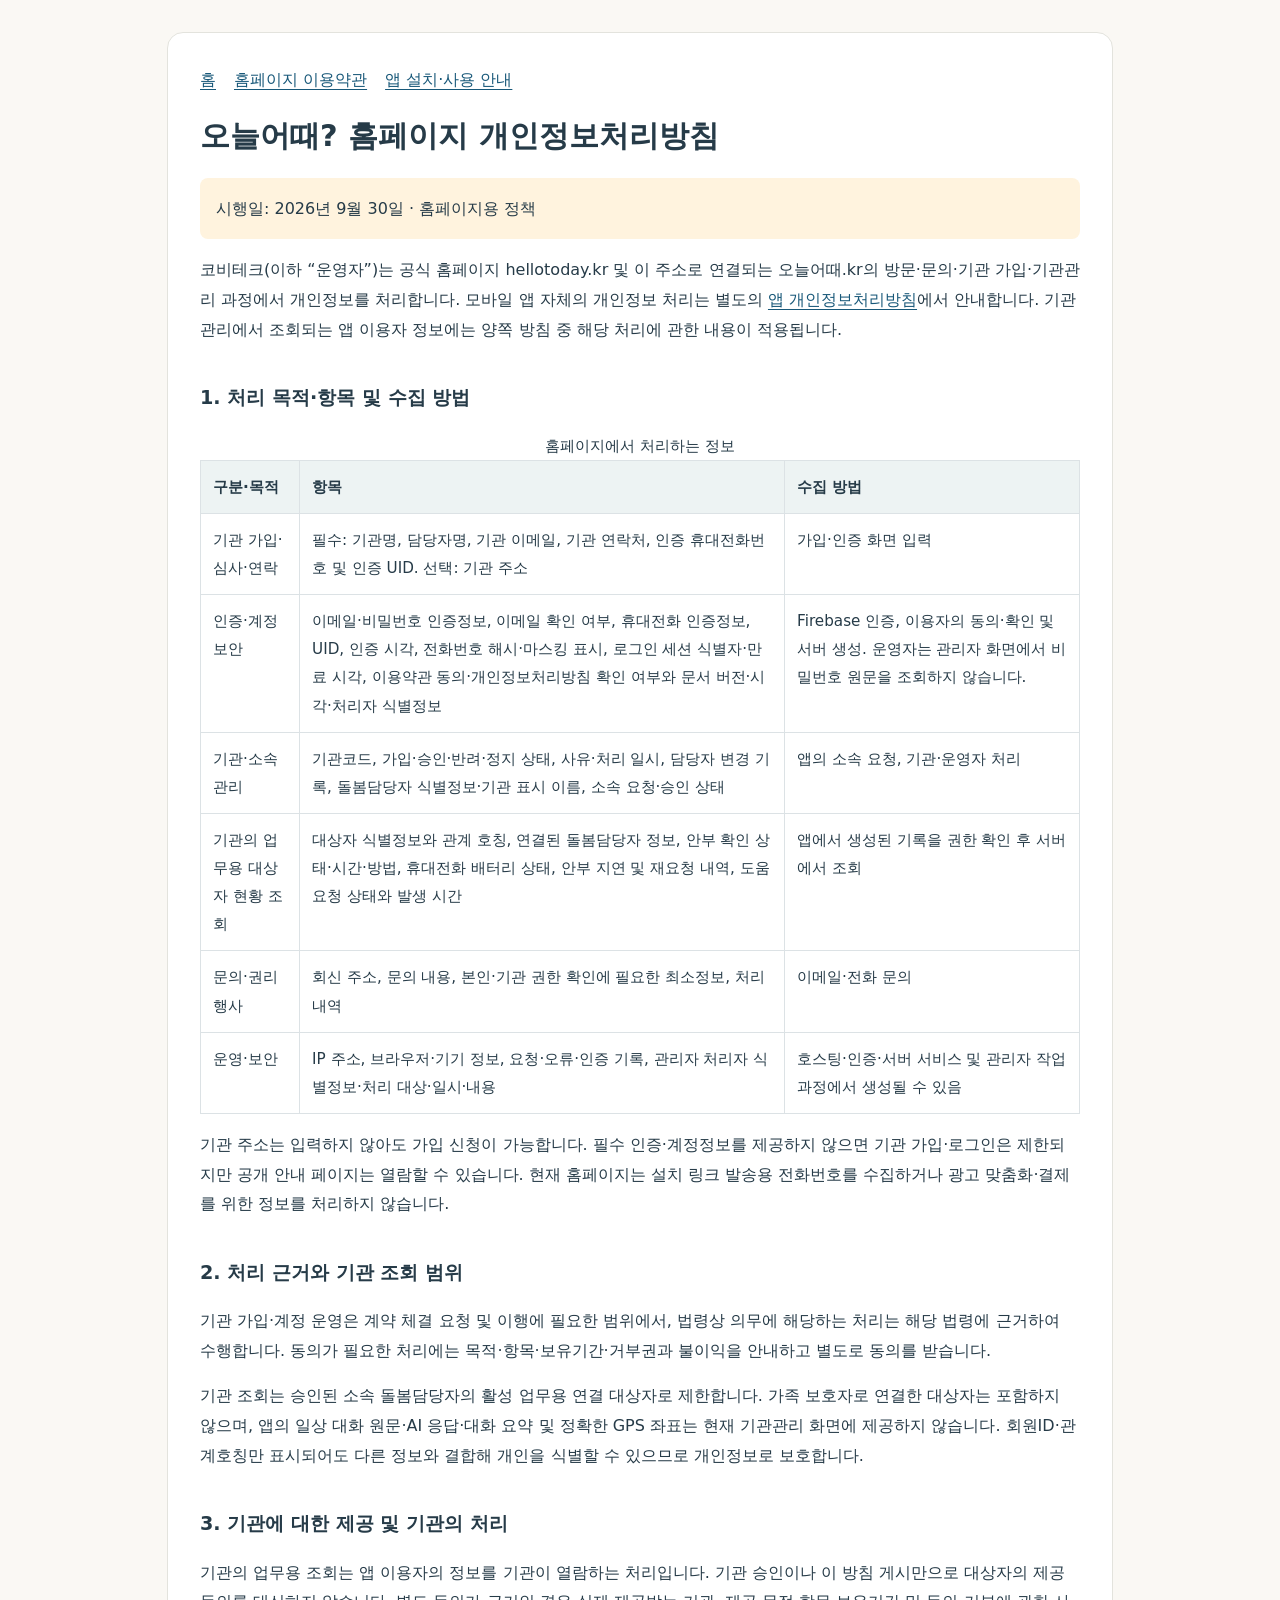
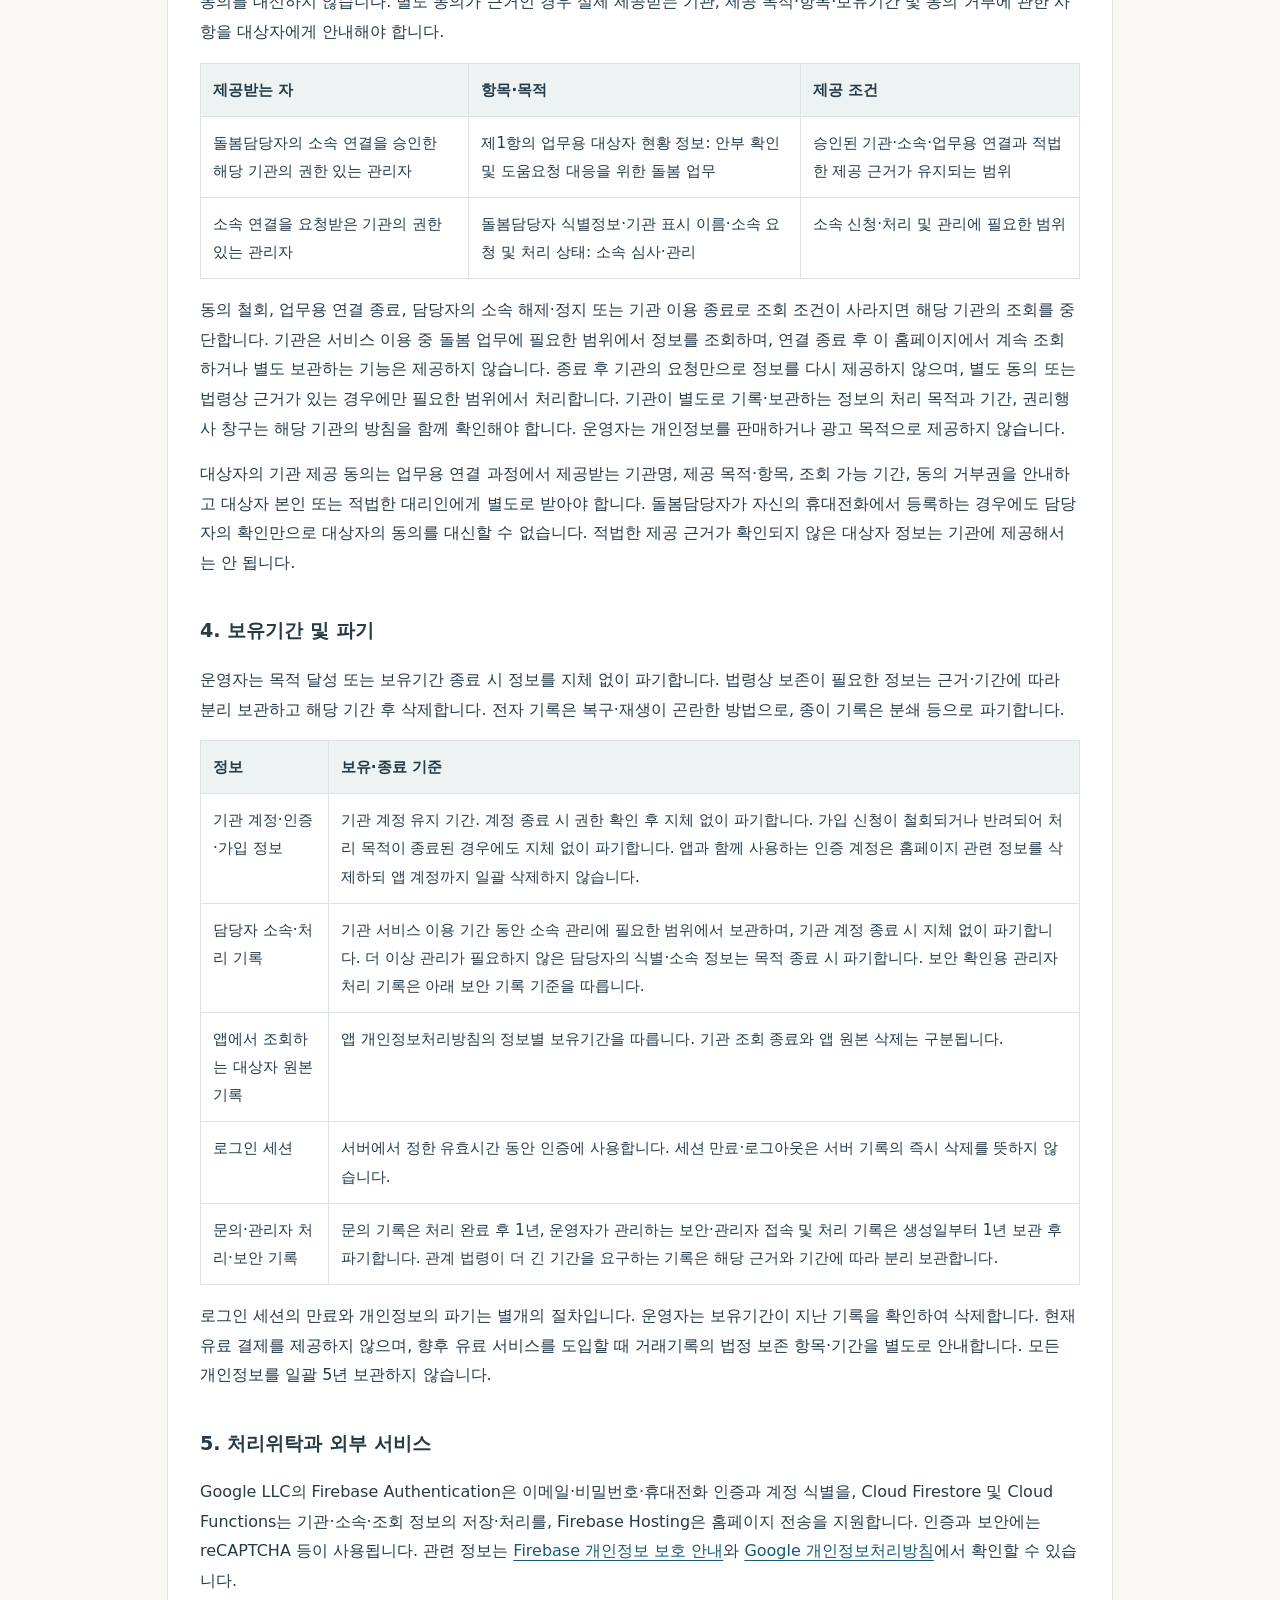
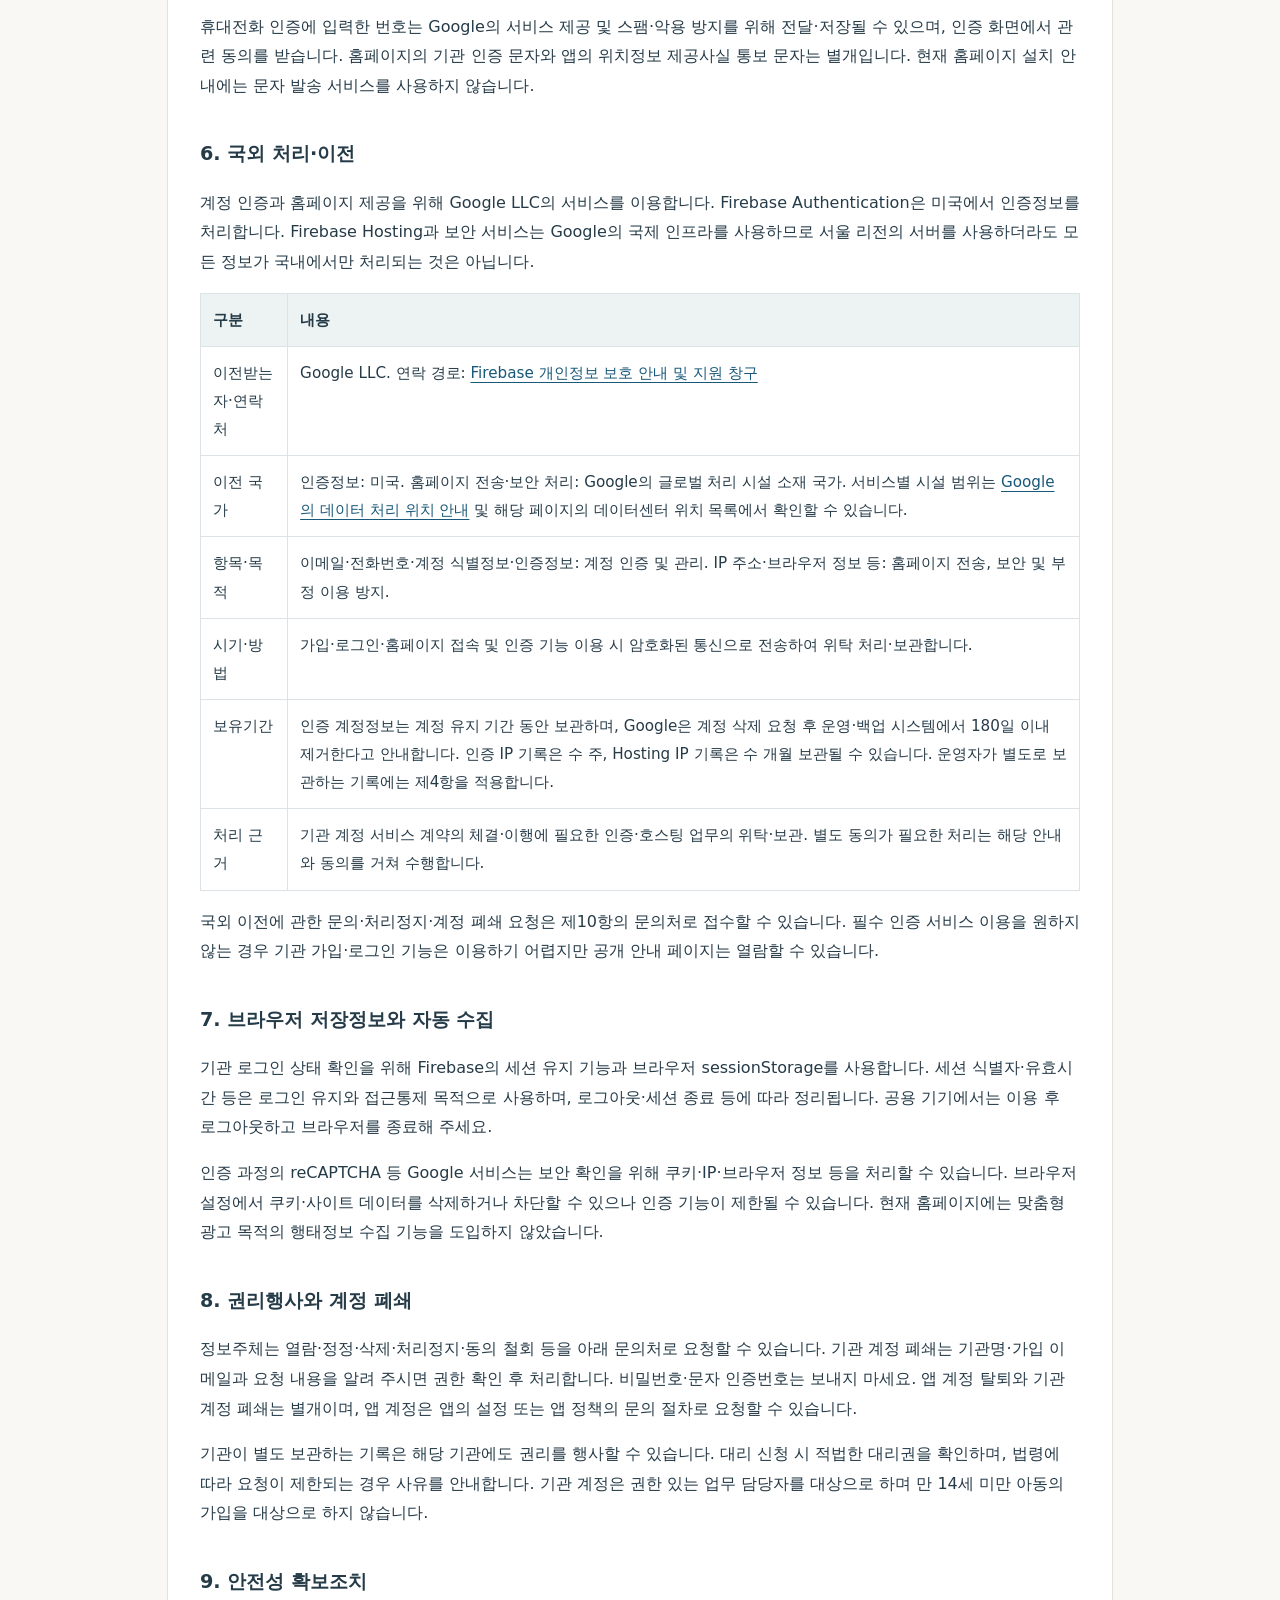
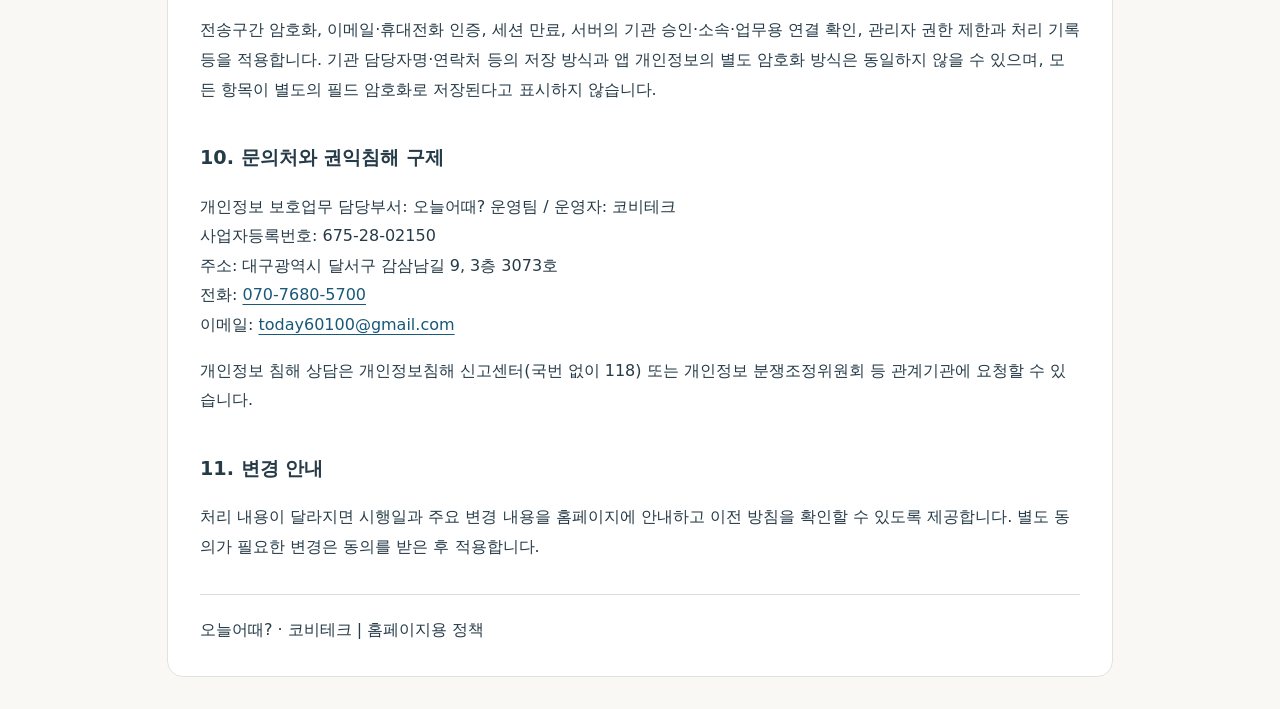
<file: public/policies/privacy.html>
<!doctype html><html lang="ko"><head><meta charset="utf-8"><meta name="viewport" content="width=device-width,initial-scale=1"><title>홈페이지 개인정보처리방침 | 오늘어때?</title><link rel="stylesheet" href="./policy.css"></head><body><main>
<nav aria-label="정책 메뉴"><a href="/">홈</a><a href="./terms.html">홈페이지 이용약관</a><a href="/install/">앱 설치·사용 안내</a></nav>
<h1>오늘어때? 홈페이지 개인정보처리방침</h1><p class="notice">시행일: 2026년 9월 30일 · 홈페이지용 정책</p>
<p>코비테크(이하 “운영자”)는 공식 홈페이지 hellotoday.kr 및 이 주소로 연결되는 오늘어때.kr의 방문·문의·기관 가입·기관관리 과정에서 개인정보를 처리합니다. 모바일 앱 자체의 개인정보 처리는 별도의 <a href="https://suilch777.github.io/hellotoday-policies/privacy_today.html">앱 개인정보처리방침</a>에서 안내합니다. 기관관리에서 조회되는 앱 이용자 정보에는 양쪽 방침 중 해당 처리에 관한 내용이 적용됩니다.</p>
<h2>1. 처리 목적·항목 및 수집 방법</h2><div class="table-wrap"><table><caption>홈페이지에서 처리하는 정보</caption><thead><tr><th scope="col">구분·목적</th><th scope="col">항목</th><th scope="col">수집 방법</th></tr></thead><tbody>
<tr><td>기관 가입·심사·연락</td><td>필수: 기관명, 담당자명, 기관 이메일, 기관 연락처, 인증 휴대전화번호 및 인증 UID. 선택: 기관 주소</td><td>가입·인증 화면 입력</td></tr>
<tr><td>인증·계정 보안</td><td>이메일·비밀번호 인증정보, 이메일 확인 여부, 휴대전화 인증정보, UID, 인증 시각, 전화번호 해시·마스킹 표시, 로그인 세션 식별자·만료 시각, 이용약관 동의·개인정보처리방침 확인 여부와 문서 버전·시각·처리자 식별정보</td><td>Firebase 인증, 이용자의 동의·확인 및 서버 생성. 운영자는 관리자 화면에서 비밀번호 원문을 조회하지 않습니다.</td></tr>
<tr><td>기관·소속 관리</td><td>기관코드, 가입·승인·반려·정지 상태, 사유·처리 일시, 담당자 변경 기록, 돌봄담당자 식별정보·기관 표시 이름, 소속 요청·승인 상태</td><td>앱의 소속 요청, 기관·운영자 처리</td></tr>
<tr><td>기관의 업무용 대상자 현황 조회</td><td>대상자 식별정보와 관계 호칭, 연결된 돌봄담당자 정보, 안부 확인 상태·시간·방법, 휴대전화 배터리 상태, 안부 지연 및 재요청 내역, 도움 요청 상태와 발생 시간</td><td>앱에서 생성된 기록을 권한 확인 후 서버에서 조회</td></tr>
<tr><td>문의·권리행사</td><td>회신 주소, 문의 내용, 본인·기관 권한 확인에 필요한 최소정보, 처리 내역</td><td>이메일·전화 문의</td></tr>
<tr><td>운영·보안</td><td>IP 주소, 브라우저·기기 정보, 요청·오류·인증 기록, 관리자 처리자 식별정보·처리 대상·일시·내용</td><td>호스팅·인증·서버 서비스 및 관리자 작업 과정에서 생성될 수 있음</td></tr>
</tbody></table></div><p>기관 주소는 입력하지 않아도 가입 신청이 가능합니다. 필수 인증·계정정보를 제공하지 않으면 기관 가입·로그인은 제한되지만 공개 안내 페이지는 열람할 수 있습니다. 현재 홈페이지는 설치 링크 발송용 전화번호를 수집하거나 광고 맞춤화·결제를 위한 정보를 처리하지 않습니다.</p>
<h2>2. 처리 근거와 기관 조회 범위</h2><p>기관 가입·계정 운영은 계약 체결 요청 및 이행에 필요한 범위에서, 법령상 의무에 해당하는 처리는 해당 법령에 근거하여 수행합니다. 동의가 필요한 처리에는 목적·항목·보유기간·거부권과 불이익을 안내하고 별도로 동의를 받습니다.</p><p>기관 조회는 승인된 소속 돌봄담당자의 활성 업무용 연결 대상자로 제한합니다. 가족 보호자로 연결한 대상자는 포함하지 않으며, 앱의 일상 대화 원문·AI 응답·대화 요약 및 정확한 GPS 좌표는 현재 기관관리 화면에 제공하지 않습니다. 회원ID·관계호칭만 표시되어도 다른 정보와 결합해 개인을 식별할 수 있으므로 개인정보로 보호합니다.</p>
<h2>3. 기관에 대한 제공 및 기관의 처리</h2><p>기관의 업무용 조회는 앱 이용자의 정보를 기관이 열람하는 처리입니다. 기관 승인이나 이 방침 게시만으로 대상자의 제공 동의를 대신하지 않습니다. 별도 동의가 근거인 경우 실제 제공받는 기관, 제공 목적·항목·보유기간 및 동의 거부에 관한 사항을 대상자에게 안내해야 합니다.</p><div class="table-wrap"><table><thead><tr><th scope="col">제공받는 자</th><th scope="col">항목·목적</th><th scope="col">제공 조건</th></tr></thead><tbody><tr><td>돌봄담당자의 소속 연결을 승인한 해당 기관의 권한 있는 관리자</td><td>제1항의 업무용 대상자 현황 정보: 안부 확인 및 도움요청 대응을 위한 돌봄 업무</td><td>승인된 기관·소속·업무용 연결과 적법한 제공 근거가 유지되는 범위</td></tr><tr><td>소속 연결을 요청받은 기관의 권한 있는 관리자</td><td>돌봄담당자 식별정보·기관 표시 이름·소속 요청 및 처리 상태: 소속 심사·관리</td><td>소속 신청·처리 및 관리에 필요한 범위</td></tr></tbody></table></div><p>동의 철회, 업무용 연결 종료, 담당자의 소속 해제·정지 또는 기관 이용 종료로 조회 조건이 사라지면 해당 기관의 조회를 중단합니다. 기관은 서비스 이용 중 돌봄 업무에 필요한 범위에서 정보를 조회하며, 연결 종료 후 이 홈페이지에서 계속 조회하거나 별도 보관하는 기능은 제공하지 않습니다. 종료 후 기관의 요청만으로 정보를 다시 제공하지 않으며, 별도 동의 또는 법령상 근거가 있는 경우에만 필요한 범위에서 처리합니다. 기관이 별도로 기록·보관하는 정보의 처리 목적과 기간, 권리행사 창구는 해당 기관의 방침을 함께 확인해야 합니다. 운영자는 개인정보를 판매하거나 광고 목적으로 제공하지 않습니다.</p><p>대상자의 기관 제공 동의는 업무용 연결 과정에서 제공받는 기관명, 제공 목적·항목, 조회 가능 기간, 동의 거부권을 안내하고 대상자 본인 또는 적법한 대리인에게 별도로 받아야 합니다. 돌봄담당자가 자신의 휴대전화에서 등록하는 경우에도 담당자의 확인만으로 대상자의 동의를 대신할 수 없습니다. 적법한 제공 근거가 확인되지 않은 대상자 정보는 기관에 제공해서는 안 됩니다.</p>
<h2>4. 보유기간 및 파기</h2><p>운영자는 목적 달성 또는 보유기간 종료 시 정보를 지체 없이 파기합니다. 법령상 보존이 필요한 정보는 근거·기간에 따라 분리 보관하고 해당 기간 후 삭제합니다. 전자 기록은 복구·재생이 곤란한 방법으로, 종이 기록은 분쇄 등으로 파기합니다.</p><div class="table-wrap"><table><thead><tr><th scope="col">정보</th><th scope="col">보유·종료 기준</th></tr></thead><tbody><tr><td>기관 계정·인증·가입 정보</td><td>기관 계정 유지 기간. 계정 종료 시 권한 확인 후 지체 없이 파기합니다. 가입 신청이 철회되거나 반려되어 처리 목적이 종료된 경우에도 지체 없이 파기합니다. 앱과 함께 사용하는 인증 계정은 홈페이지 관련 정보를 삭제하되 앱 계정까지 일괄 삭제하지 않습니다.</td></tr><tr><td>담당자 소속·처리 기록</td><td>기관 서비스 이용 기간 동안 소속 관리에 필요한 범위에서 보관하며, 기관 계정 종료 시 지체 없이 파기합니다. 더 이상 관리가 필요하지 않은 담당자의 식별·소속 정보는 목적 종료 시 파기합니다. 보안 확인용 관리자 처리 기록은 아래 보안 기록 기준을 따릅니다.</td></tr><tr><td>앱에서 조회하는 대상자 원본 기록</td><td>앱 개인정보처리방침의 정보별 보유기간을 따릅니다. 기관 조회 종료와 앱 원본 삭제는 구분됩니다.</td></tr><tr><td>로그인 세션</td><td>서버에서 정한 유효시간 동안 인증에 사용합니다. 세션 만료·로그아웃은 서버 기록의 즉시 삭제를 뜻하지 않습니다.</td></tr><tr><td>문의·관리자 처리·보안 기록</td><td>문의 기록은 처리 완료 후 1년, 운영자가 관리하는 보안·관리자 접속 및 처리 기록은 생성일부터 1년 보관 후 파기합니다. 관계 법령이 더 긴 기간을 요구하는 기록은 해당 근거와 기간에 따라 분리 보관합니다.</td></tr></tbody></table></div><p>로그인 세션의 만료와 개인정보의 파기는 별개의 절차입니다. 운영자는 보유기간이 지난 기록을 확인하여 삭제합니다. 현재 유료 결제를 제공하지 않으며, 향후 유료 서비스를 도입할 때 거래기록의 법정 보존 항목·기간을 별도로 안내합니다. 모든 개인정보를 일괄 5년 보관하지 않습니다.</p>
<h2>5. 처리위탁과 외부 서비스</h2><p>Google LLC의 Firebase Authentication은 이메일·비밀번호·휴대전화 인증과 계정 식별을, Cloud Firestore 및 Cloud Functions는 기관·소속·조회 정보의 저장·처리를, Firebase Hosting은 홈페이지 전송을 지원합니다. 인증과 보안에는 reCAPTCHA 등이 사용됩니다. 관련 정보는 <a href="https://firebase.google.com/support/privacy">Firebase 개인정보 보호 안내</a>와 <a href="https://policies.google.com/privacy">Google 개인정보처리방침</a>에서 확인할 수 있습니다.</p><p>휴대전화 인증에 입력한 번호는 Google의 서비스 제공 및 스팸·악용 방지를 위해 전달·저장될 수 있으며, 인증 화면에서 관련 동의를 받습니다. 홈페이지의 기관 인증 문자와 앱의 위치정보 제공사실 통보 문자는 별개입니다. 현재 홈페이지 설치 안내에는 문자 발송 서비스를 사용하지 않습니다.</p>
<h2>6. 국외 처리·이전</h2><p>계정 인증과 홈페이지 제공을 위해 Google LLC의 서비스를 이용합니다. Firebase Authentication은 미국에서 인증정보를 처리합니다. Firebase Hosting과 보안 서비스는 Google의 국제 인프라를 사용하므로 서울 리전의 서버를 사용하더라도 모든 정보가 국내에서만 처리되는 것은 아닙니다.</p><div class="table-wrap"><table><thead><tr><th scope="col">구분</th><th scope="col">내용</th></tr></thead><tbody><tr><td>이전받는 자·연락처</td><td>Google LLC. 연락 경로: <a href="https://firebase.google.com/support/privacy">Firebase 개인정보 보호 안내 및 지원 창구</a></td></tr><tr><td>이전 국가</td><td>인증정보: 미국. 홈페이지 전송·보안 처리: Google의 글로벌 처리 시설 소재 국가. 서비스별 시설 범위는 <a href="https://firebase.google.com/support/privacy#data_storage_and_processing_locations">Google의 데이터 처리 위치 안내</a> 및 해당 페이지의 데이터센터 위치 목록에서 확인할 수 있습니다.</td></tr><tr><td>항목·목적</td><td>이메일·전화번호·계정 식별정보·인증정보: 계정 인증 및 관리. IP 주소·브라우저 정보 등: 홈페이지 전송, 보안 및 부정 이용 방지.</td></tr><tr><td>시기·방법</td><td>가입·로그인·홈페이지 접속 및 인증 기능 이용 시 암호화된 통신으로 전송하여 위탁 처리·보관합니다.</td></tr><tr><td>보유기간</td><td>인증 계정정보는 계정 유지 기간 동안 보관하며, Google은 계정 삭제 요청 후 운영·백업 시스템에서 180일 이내 제거한다고 안내합니다. 인증 IP 기록은 수 주, Hosting IP 기록은 수 개월 보관될 수 있습니다. 운영자가 별도로 보관하는 기록에는 제4항을 적용합니다.</td></tr><tr><td>처리 근거</td><td>기관 계정 서비스 계약의 체결·이행에 필요한 인증·호스팅 업무의 위탁·보관. 별도 동의가 필요한 처리는 해당 안내와 동의를 거쳐 수행합니다.</td></tr></tbody></table></div><p>국외 이전에 관한 문의·처리정지·계정 폐쇄 요청은 제10항의 문의처로 접수할 수 있습니다. 필수 인증 서비스 이용을 원하지 않는 경우 기관 가입·로그인 기능은 이용하기 어렵지만 공개 안내 페이지는 열람할 수 있습니다.</p>
<h2>7. 브라우저 저장정보와 자동 수집</h2><p>기관 로그인 상태 확인을 위해 Firebase의 세션 유지 기능과 브라우저 sessionStorage를 사용합니다. 세션 식별자·유효시간 등은 로그인 유지와 접근통제 목적으로 사용하며, 로그아웃·세션 종료 등에 따라 정리됩니다. 공용 기기에서는 이용 후 로그아웃하고 브라우저를 종료해 주세요.</p><p>인증 과정의 reCAPTCHA 등 Google 서비스는 보안 확인을 위해 쿠키·IP·브라우저 정보 등을 처리할 수 있습니다. 브라우저 설정에서 쿠키·사이트 데이터를 삭제하거나 차단할 수 있으나 인증 기능이 제한될 수 있습니다. 현재 홈페이지에는 맞춤형 광고 목적의 행태정보 수집 기능을 도입하지 않았습니다.</p>
<h2>8. 권리행사와 계정 폐쇄</h2><p>정보주체는 열람·정정·삭제·처리정지·동의 철회 등을 아래 문의처로 요청할 수 있습니다. 기관 계정 폐쇄는 기관명·가입 이메일과 요청 내용을 알려 주시면 권한 확인 후 처리합니다. 비밀번호·문자 인증번호는 보내지 마세요. 앱 계정 탈퇴와 기관 계정 폐쇄는 별개이며, 앱 계정은 앱의 설정 또는 앱 정책의 문의 절차로 요청할 수 있습니다.</p><p>기관이 별도 보관하는 기록은 해당 기관에도 권리를 행사할 수 있습니다. 대리 신청 시 적법한 대리권을 확인하며, 법령에 따라 요청이 제한되는 경우 사유를 안내합니다. 기관 계정은 권한 있는 업무 담당자를 대상으로 하며 만 14세 미만 아동의 가입을 대상으로 하지 않습니다.</p>
<h2>9. 안전성 확보조치</h2><p>전송구간 암호화, 이메일·휴대전화 인증, 세션 만료, 서버의 기관 승인·소속·업무용 연결 확인, 관리자 권한 제한과 처리 기록 등을 적용합니다. 기관 담당자명·연락처 등의 저장 방식과 앱 개인정보의 별도 암호화 방식은 동일하지 않을 수 있으며, 모든 항목이 별도의 필드 암호화로 저장된다고 표시하지 않습니다.</p>
<h2>10. 문의처와 권익침해 구제</h2><p>개인정보 보호업무 담당부서: 오늘어때? 운영팀 / 운영자: 코비테크<br>사업자등록번호: 675-28-02150<br>주소: 대구광역시 달서구 감삼남길 9, 3층 3073호<br>전화: <a href="tel:07076805700">070-7680-5700</a><br>이메일: <a href="mailto:today60100@gmail.com">today60100@gmail.com</a></p><p>개인정보 침해 상담은 개인정보침해 신고센터(국번 없이 118) 또는 개인정보 분쟁조정위원회 등 관계기관에 요청할 수 있습니다.</p>
<h2>11. 변경 안내</h2><p>처리 내용이 달라지면 시행일과 주요 변경 내용을 홈페이지에 안내하고 이전 방침을 확인할 수 있도록 제공합니다. 별도 동의가 필요한 변경은 동의를 받은 후 적용합니다.</p><footer>오늘어때? · 코비테크 | 홈페이지용 정책</footer></main></body></html>
</file>
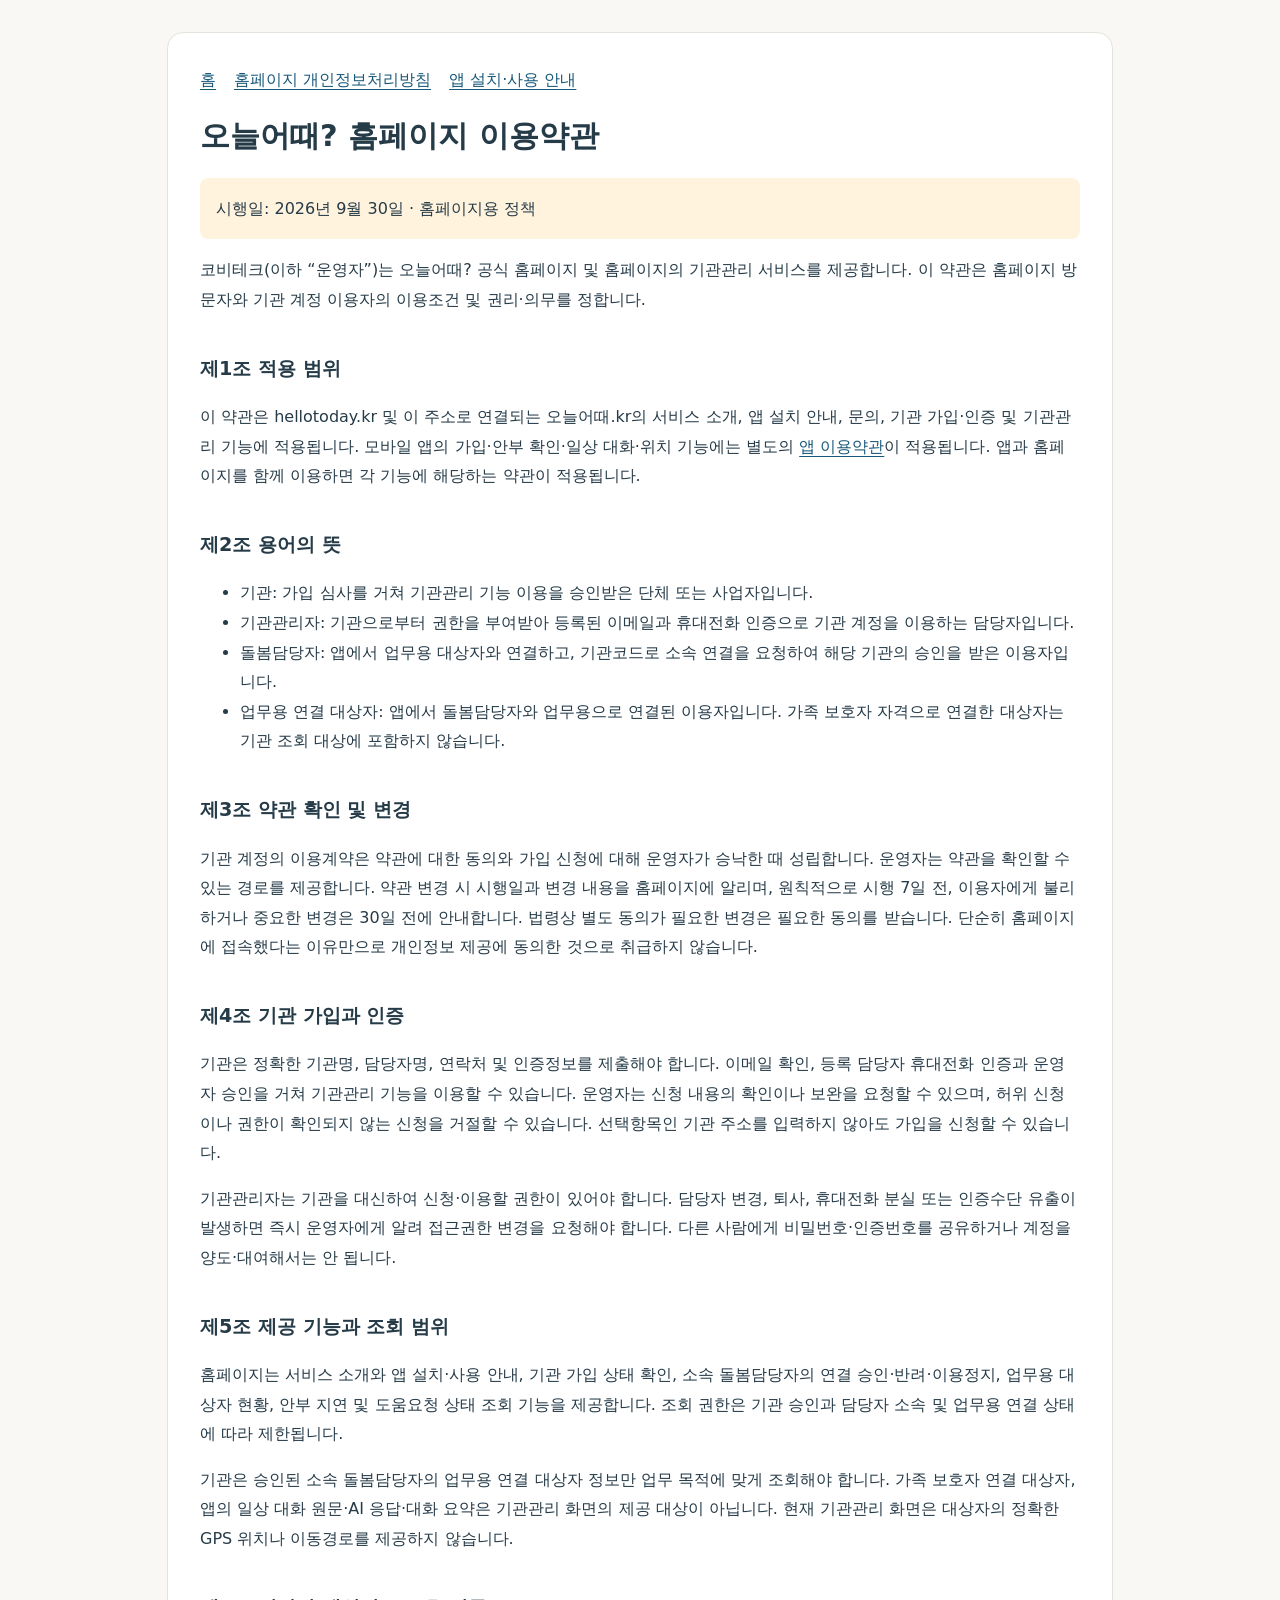
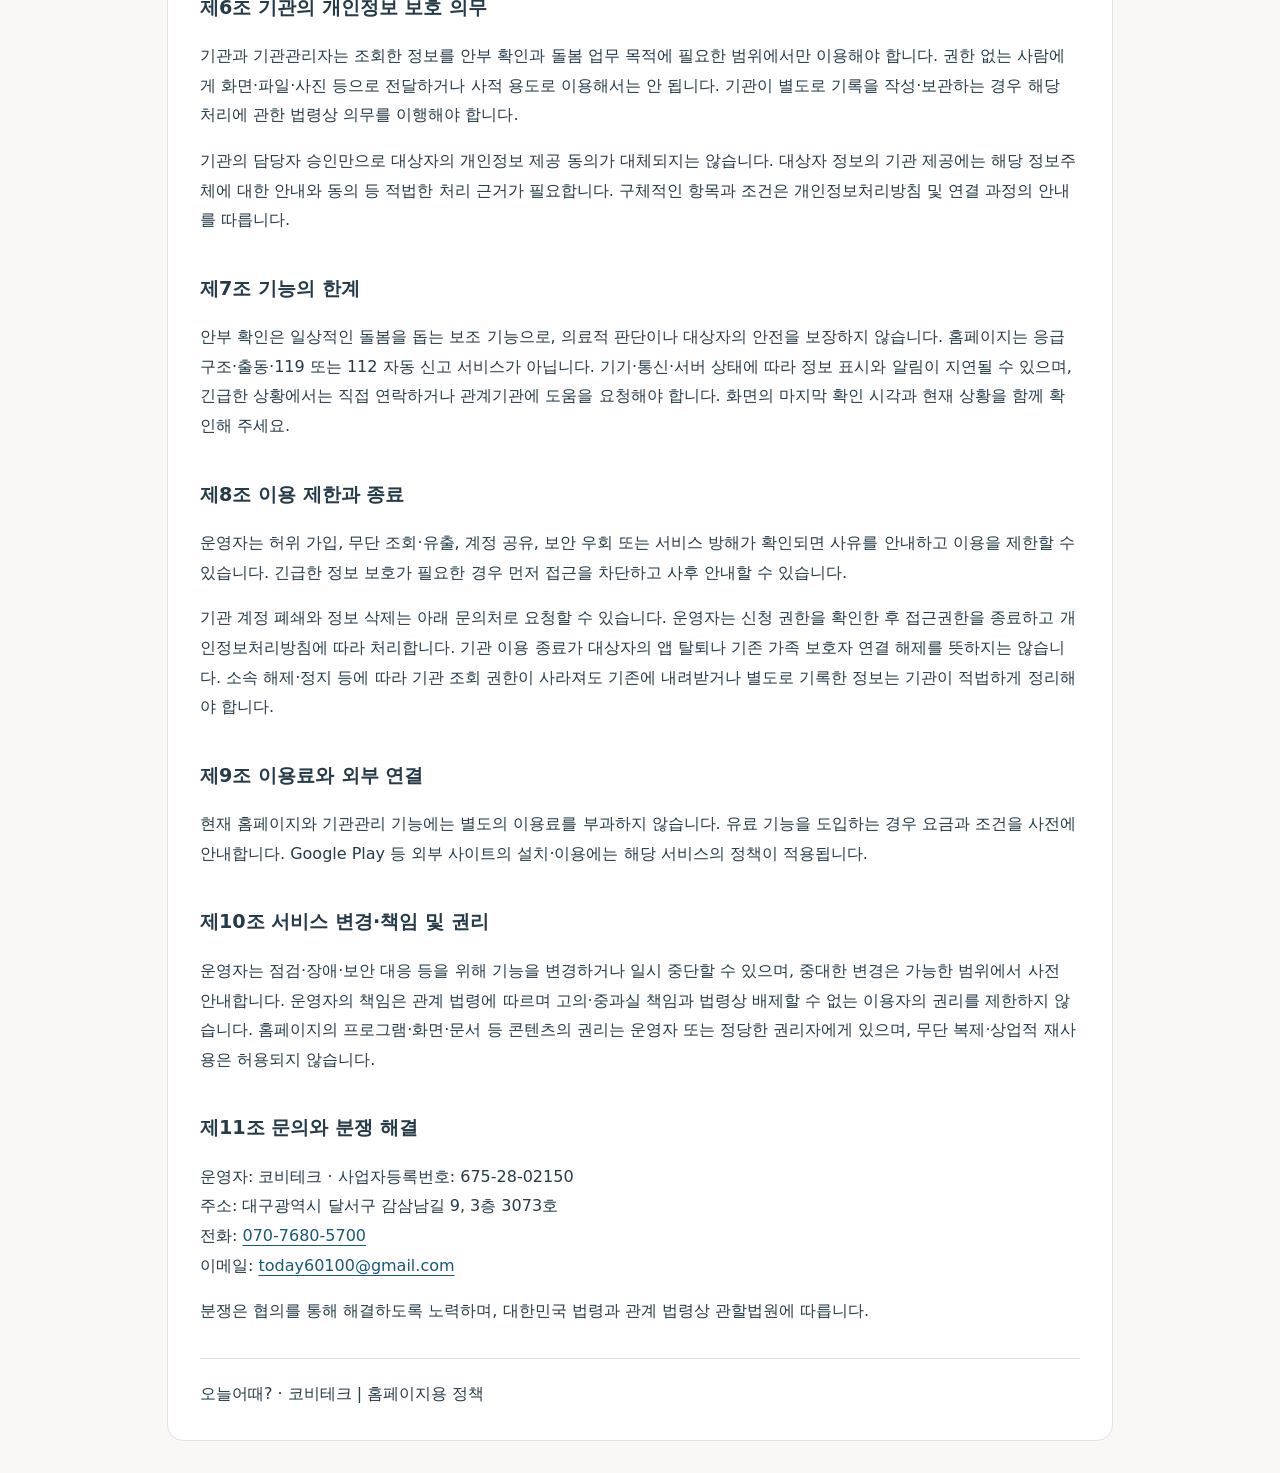
<file: public/policies/terms.html>
<!doctype html><html lang="ko"><head><meta charset="utf-8"><meta name="viewport" content="width=device-width,initial-scale=1"><title>홈페이지 이용약관 | 오늘어때?</title><link rel="stylesheet" href="./policy.css"></head><body><main>
<nav aria-label="정책 메뉴"><a href="/">홈</a><a href="./privacy.html">홈페이지 개인정보처리방침</a><a href="/install/">앱 설치·사용 안내</a></nav>
<h1>오늘어때? 홈페이지 이용약관</h1><p class="notice">시행일: 2026년 9월 30일 · 홈페이지용 정책</p>
<p>코비테크(이하 “운영자”)는 오늘어때? 공식 홈페이지 및 홈페이지의 기관관리 서비스를 제공합니다. 이 약관은 홈페이지 방문자와 기관 계정 이용자의 이용조건 및 권리·의무를 정합니다.</p>
<h2>제1조 적용 범위</h2><p>이 약관은 hellotoday.kr 및 이 주소로 연결되는 오늘어때.kr의 서비스 소개, 앱 설치 안내, 문의, 기관 가입·인증 및 기관관리 기능에 적용됩니다. 모바일 앱의 가입·안부 확인·일상 대화·위치 기능에는 별도의 <a href="https://suilch777.github.io/hellotoday-policies/terms_today.html">앱 이용약관</a>이 적용됩니다. 앱과 홈페이지를 함께 이용하면 각 기능에 해당하는 약관이 적용됩니다.</p>
<h2>제2조 용어의 뜻</h2><ul><li>기관: 가입 심사를 거쳐 기관관리 기능 이용을 승인받은 단체 또는 사업자입니다.</li><li>기관관리자: 기관으로부터 권한을 부여받아 등록된 이메일과 휴대전화 인증으로 기관 계정을 이용하는 담당자입니다.</li><li>돌봄담당자: 앱에서 업무용 대상자와 연결하고, 기관코드로 소속 연결을 요청하여 해당 기관의 승인을 받은 이용자입니다.</li><li>업무용 연결 대상자: 앱에서 돌봄담당자와 업무용으로 연결된 이용자입니다. 가족 보호자 자격으로 연결한 대상자는 기관 조회 대상에 포함하지 않습니다.</li></ul>
<h2>제3조 약관 확인 및 변경</h2><p>기관 계정의 이용계약은 약관에 대한 동의와 가입 신청에 대해 운영자가 승낙한 때 성립합니다. 운영자는 약관을 확인할 수 있는 경로를 제공합니다. 약관 변경 시 시행일과 변경 내용을 홈페이지에 알리며, 원칙적으로 시행 7일 전, 이용자에게 불리하거나 중요한 변경은 30일 전에 안내합니다. 법령상 별도 동의가 필요한 변경은 필요한 동의를 받습니다. 단순히 홈페이지에 접속했다는 이유만으로 개인정보 제공에 동의한 것으로 취급하지 않습니다.</p>
<h2>제4조 기관 가입과 인증</h2><p>기관은 정확한 기관명, 담당자명, 연락처 및 인증정보를 제출해야 합니다. 이메일 확인, 등록 담당자 휴대전화 인증과 운영자 승인을 거쳐 기관관리 기능을 이용할 수 있습니다. 운영자는 신청 내용의 확인이나 보완을 요청할 수 있으며, 허위 신청이나 권한이 확인되지 않는 신청을 거절할 수 있습니다. 선택항목인 기관 주소를 입력하지 않아도 가입을 신청할 수 있습니다.</p><p>기관관리자는 기관을 대신하여 신청·이용할 권한이 있어야 합니다. 담당자 변경, 퇴사, 휴대전화 분실 또는 인증수단 유출이 발생하면 즉시 운영자에게 알려 접근권한 변경을 요청해야 합니다. 다른 사람에게 비밀번호·인증번호를 공유하거나 계정을 양도·대여해서는 안 됩니다.</p>
<h2>제5조 제공 기능과 조회 범위</h2><p>홈페이지는 서비스 소개와 앱 설치·사용 안내, 기관 가입 상태 확인, 소속 돌봄담당자의 연결 승인·반려·이용정지, 업무용 대상자 현황, 안부 지연 및 도움요청 상태 조회 기능을 제공합니다. 조회 권한은 기관 승인과 담당자 소속 및 업무용 연결 상태에 따라 제한됩니다.</p><p>기관은 승인된 소속 돌봄담당자의 업무용 연결 대상자 정보만 업무 목적에 맞게 조회해야 합니다. 가족 보호자 연결 대상자, 앱의 일상 대화 원문·AI 응답·대화 요약은 기관관리 화면의 제공 대상이 아닙니다. 현재 기관관리 화면은 대상자의 정확한 GPS 위치나 이동경로를 제공하지 않습니다.</p>
<h2>제6조 기관의 개인정보 보호 의무</h2><p>기관과 기관관리자는 조회한 정보를 안부 확인과 돌봄 업무 목적에 필요한 범위에서만 이용해야 합니다. 권한 없는 사람에게 화면·파일·사진 등으로 전달하거나 사적 용도로 이용해서는 안 됩니다. 기관이 별도로 기록을 작성·보관하는 경우 해당 처리에 관한 법령상 의무를 이행해야 합니다.</p><p>기관의 담당자 승인만으로 대상자의 개인정보 제공 동의가 대체되지는 않습니다. 대상자 정보의 기관 제공에는 해당 정보주체에 대한 안내와 동의 등 적법한 처리 근거가 필요합니다. 구체적인 항목과 조건은 개인정보처리방침 및 연결 과정의 안내를 따릅니다.</p>
<h2>제7조 기능의 한계</h2><p>안부 확인은 일상적인 돌봄을 돕는 보조 기능으로, 의료적 판단이나 대상자의 안전을 보장하지 않습니다. 홈페이지는 응급구조·출동·119 또는 112 자동 신고 서비스가 아닙니다. 기기·통신·서버 상태에 따라 정보 표시와 알림이 지연될 수 있으며, 긴급한 상황에서는 직접 연락하거나 관계기관에 도움을 요청해야 합니다. 화면의 마지막 확인 시각과 현재 상황을 함께 확인해 주세요.</p>
<h2>제8조 이용 제한과 종료</h2><p>운영자는 허위 가입, 무단 조회·유출, 계정 공유, 보안 우회 또는 서비스 방해가 확인되면 사유를 안내하고 이용을 제한할 수 있습니다. 긴급한 정보 보호가 필요한 경우 먼저 접근을 차단하고 사후 안내할 수 있습니다.</p><p>기관 계정 폐쇄와 정보 삭제는 아래 문의처로 요청할 수 있습니다. 운영자는 신청 권한을 확인한 후 접근권한을 종료하고 개인정보처리방침에 따라 처리합니다. 기관 이용 종료가 대상자의 앱 탈퇴나 기존 가족 보호자 연결 해제를 뜻하지는 않습니다. 소속 해제·정지 등에 따라 기관 조회 권한이 사라져도 기존에 내려받거나 별도로 기록한 정보는 기관이 적법하게 정리해야 합니다.</p>
<h2>제9조 이용료와 외부 연결</h2><p>현재 홈페이지와 기관관리 기능에는 별도의 이용료를 부과하지 않습니다. 유료 기능을 도입하는 경우 요금과 조건을 사전에 안내합니다. Google Play 등 외부 사이트의 설치·이용에는 해당 서비스의 정책이 적용됩니다.</p>
<h2>제10조 서비스 변경·책임 및 권리</h2><p>운영자는 점검·장애·보안 대응 등을 위해 기능을 변경하거나 일시 중단할 수 있으며, 중대한 변경은 가능한 범위에서 사전 안내합니다. 운영자의 책임은 관계 법령에 따르며 고의·중과실 책임과 법령상 배제할 수 없는 이용자의 권리를 제한하지 않습니다. 홈페이지의 프로그램·화면·문서 등 콘텐츠의 권리는 운영자 또는 정당한 권리자에게 있으며, 무단 복제·상업적 재사용은 허용되지 않습니다.</p>
<h2>제11조 문의와 분쟁 해결</h2><p>운영자: 코비테크 · 사업자등록번호: 675-28-02150<br>주소: 대구광역시 달서구 감삼남길 9, 3층 3073호<br>전화: <a href="tel:07076805700">070-7680-5700</a><br>이메일: <a href="mailto:today60100@gmail.com">today60100@gmail.com</a></p><p>분쟁은 협의를 통해 해결하도록 노력하며, 대한민국 법령과 관계 법령상 관할법원에 따릅니다.</p>
<footer>오늘어때? · 코비테크 | 홈페이지용 정책</footer></main></body></html>
</file>
<file: public/policies/policy.css>
body{margin:0;background:#faf8f4;color:#263b48;font-family:system-ui,'Malgun Gothic',sans-serif;line-height:1.85}main{max-width:880px;margin:32px auto;padding:32px;background:white;border:1px solid #e3e3dd;border-radius:16px}h1{font-size:1.9rem;line-height:1.4}h2{font-size:1.2rem;margin-top:36px}a{color:#185879;text-underline-offset:4px}nav{display:flex;gap:18px;flex-wrap:wrap}.notice{background:#fff3de;padding:16px;border-radius:8px}.table-wrap{overflow-x:auto}table{border-collapse:collapse;width:100%;font-size:.95rem}th,td{border:1px solid #dce2e5;padding:12px;text-align:left;vertical-align:top}th{background:#edf3f3}footer{margin-top:32px;border-top:1px solid #ddd;padding-top:20px}a:focus-visible{outline:3px solid #b87943;outline-offset:3px}@media(max-width:600px){main{margin:0;padding:24px 18px;border:0;border-radius:0}h1{font-size:1.55rem}}@media print{body{background:white}main{border:0;margin:0;max-width:none}nav{display:none}}
</file>
